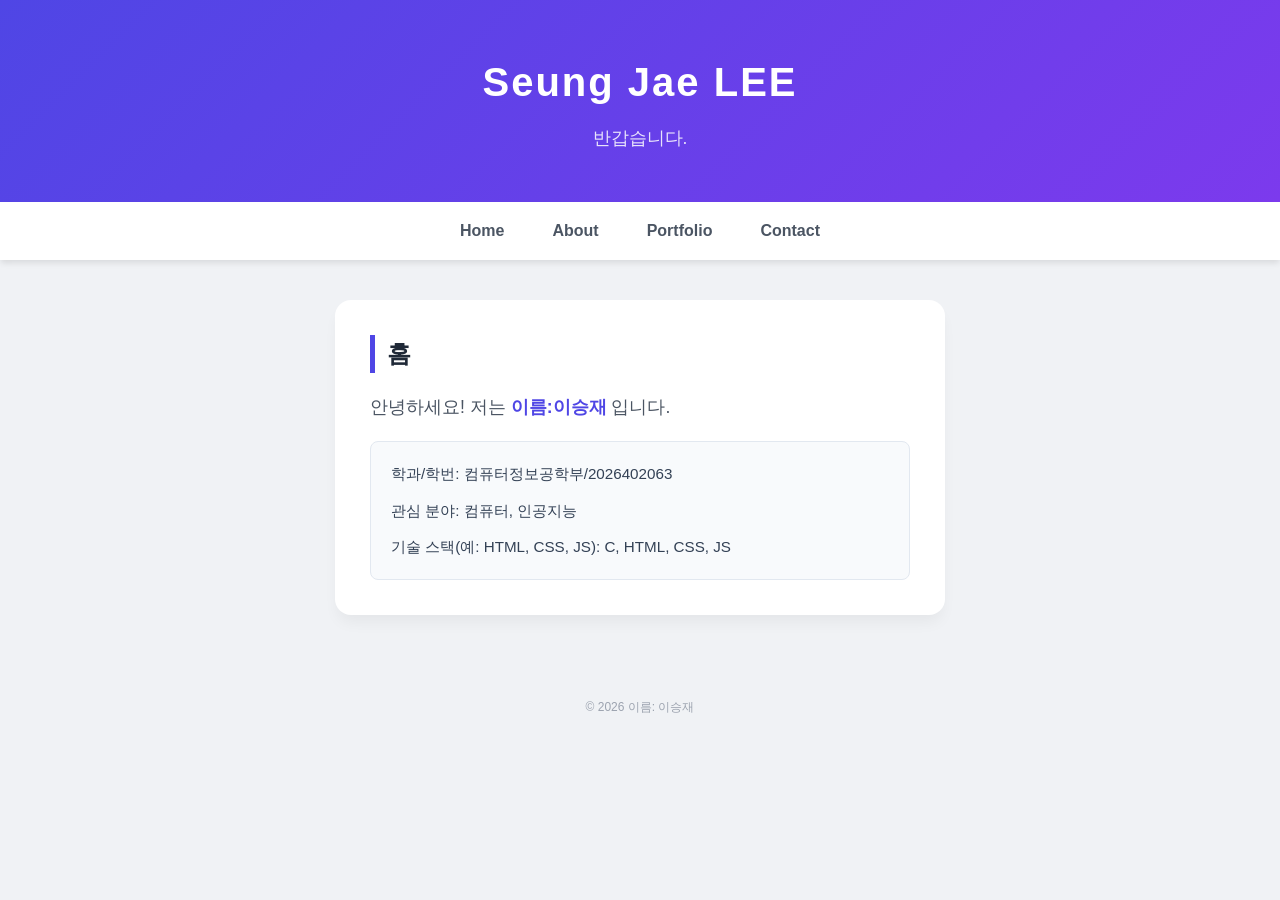
<file: index.html>
<!DOCTYPE html>
<html lang="ko">

<head>
  <meta charset="UTF-8" />
  <meta name="viewport" content="width=device-width, initial-scale=1.0" />
  <title>인터넷활용 실습 템플릿</title>

  <!-- 내부 스타일시트 (이곳에서 전체적인 디자인을 꾸밉니다) -->
  <style>
    /* 1. 기본 여백 초기화 및 부드러운 글꼴 설정 */
    * {
      margin: 0;
      padding: 0;
      box-sizing: border-box;
    }

    body {
      font-family: 'Malgun Gothic', sans-serif;
      background-color: #f0f2f5;
      /* 깔끔한 연회색 배경 */
      color: #333333;
      line-height: 1.6;
    }

    /* 2. 상단 헤더 (이름 영역) */
    header {
      background: linear-gradient(135deg, #4f46e5, #7c3aed);
      /* 트렌디한 보라색 그라데이션 */
      color: white;
      text-align: center;
      padding: 50px 20px;
    }

    header h1 {
      font-size: 2.5rem;
      letter-spacing: 2px;
      margin-bottom: 10px;
    }

    header .subtitle {
      font-size: 1.1rem;
      opacity: 0.85;
    }

    /* 3. 네비게이션 메뉴 바 스타일링 */
    nav {
      background-color: #ffffff;
      display: flex;
      justify-content: center;
      box-shadow: 0 4px 6px -1px rgba(0, 0, 0, 0.1);
      position: sticky;
      top: 0;
      z-index: 100;
    }

    nav a {
      color: #4b5563;
      text-decoration: none;
      padding: 16px 24px;
      font-weight: bold;
      transition: all 0.2s ease;
    }

    nav a:hover {
      color: #4f46e5;
      background-color: #f3f4f6;
    }

    /* 4. 메인 컨텐츠 감싸는 상자 */
    .container {
      max-width: 650px;
      margin: 40px auto;
      padding: 0 20px;
    }

    /* 5. 사용자가 요청한 section 디자인 */
    section {
      background-color: #ffffff;
      padding: 35px;
      border-radius: 16px;
      /* 모서리를 둥글게 */
      box-shadow: 0 10px 15px -3px rgba(0, 0, 0, 0.05);
      /* 부드러운 그림자 */
    }

    section h2 {
      color: #1f2937;
      border-left: 5px solid #4f46e5;
      /* 제목 왼쪽에 예쁜 보라색 세로선 추가 */
      padding-left: 12px;
      margin-bottom: 20px;
      font-size: 1.5rem;
    }

    /* section 내부의 자기소개 글과 리스트 간격 조절 */
    section p {
      font-size: 1.1rem;
      color: #4b5563;
      margin-bottom: 20px;
    }

    section ul {
      list-style-type: none;
      /* 기본 점을 없애고 깔끔하게 정렬 */
      background-color: #f8fafc;
      /* 리스트 영역 배경 깔아주기 */
      padding: 20px;
      border-radius: 8px;
      border: 1px solid #e2e8f0;
    }

    section li {
      margin-bottom: 12px;
      font-size: 0.95rem;
      color: #334155;
    }

    section li:last-child {
      margin-bottom: 0;
      /* 마지막 항목은 여백 제외 */
    }

    section strong {
      color: #4f46e5;
      /* 이름 강조 */
    }

    /* 6. 하단 푸터 (하단 이름 영역) */
    footer {
      text-align: center;
      padding: 40px 20px;
      color: #9ca3af;
      font-size: 0.9rem;
    }
  </style>
</head>

<body>

  <header>
    <h1> Seung Jae LEE </h1>
    <p class="subtitle">반갑습니다. </p>
  </header>

  <!-- 요구하신 대로 nav와 section 내부는 기존 태그 및 텍스트를 그대로 유지했습니다 -->
  <nav>
    <a href="index.html">Home</a>
    <a href="about.html">About</a>
    <a href="portfolio.html">Portfolio</a>
    <a href="contact.html">Contact</a>
  </nav>

  <main class="container">
    <section>
      <h2>홈</h2>
      <p>안녕하세요! 저는 <strong>이름:이승재</strong> 입니다.</p>
      <ul>
        <li>학과/학번: 컴퓨터정보공학부/2026402063</li>
        <li>관심 분야: 컴퓨터, 인공지능</li>
        <li>기술 스택(예: HTML, CSS, JS): C, HTML, CSS, JS </li>
      </ul>
    </section>
  </main>

  <footer>
    <small>&copy; <span id="year"></span> 이름: 이승재</small>
  </footer>

  <script src="script.js"></script>
</body>

</html>
</file>
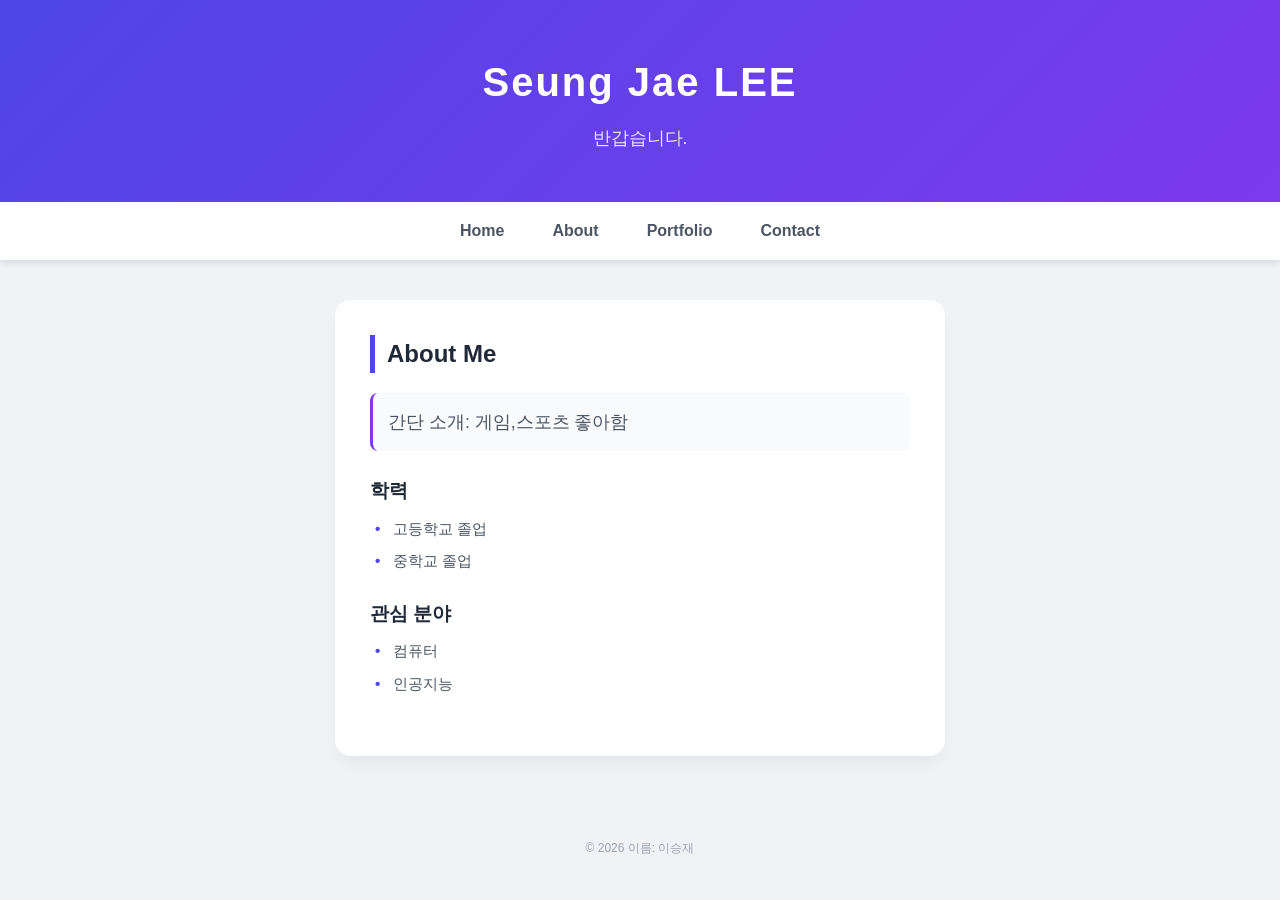
<file: about.html>
<!DOCTYPE html>
<html lang="ko">

<head>
  <meta charset="UTF-8" />
  <meta name="viewport" content="width=device-width, initial-scale=1.0" />
  <title>인터넷활용 실습 템플릿</title>

  <style>
    /* 1. 기본 여백 초기화 및 부드러운 글꼴 설정 */
    * {
      margin: 0;
      padding: 0;
      box-sizing: border-box;
    }

    body {
      font-family: 'Malgun Gothic', sans-serif;
      background-color: #f0f2f5;
      /* 깔끔한 연회색 배경 */
      color: #333333;
      line-height: 1.6;
    }

    /* 2. 상단 헤더 (이름 영역) */
    header {
      background: linear-gradient(135deg, #4f46e5, #7c3aed);
      /* 트렌디한 보라색 그라데이션 */
      color: white;
      text-align: center;
      padding: 50px 20px;
    }

    header h1 {
      font-size: 2.5rem;
      letter-spacing: 2px;
      margin-bottom: 10px;
    }

    header .subtitle {
      font-size: 1.1rem;
      opacity: 0.85;
    }

    /* 3. 네비게이션 메뉴 바 스타일링 */
    nav {
      background-color: #ffffff;
      display: flex;
      justify-content: center;
      box-shadow: 0 4px 6px -1px rgba(0, 0, 0, 0.1);
      position: sticky;
      top: 0;
      z-index: 100;
    }

    nav a {
      color: #4b5563;
      text-decoration: none;
      padding: 16px 24px;
      font-weight: bold;
      transition: all 0.2s ease;
    }

    nav a:hover {
      color: #4f46e5;
      background-color: #f3f4f6;
    }

    /* 4. 메인 컨텐츠 감싸는 상자 */
    .container {
      max-width: 650px;
      margin: 40px auto;
      padding: 0 20px;
    }

    /* 5. 사용자가 요청한 section 디자인 */
    section {
      background-color: #ffffff;
      padding: 35px;
      border-radius: 16px;
      /* 모서리를 둥글게 */
      box-shadow: 0 10px 15px -3px rgba(0, 0, 0, 0.05);
      /* 부드러운 그림자 */
    }

    section h2 {
      color: #1f2937;
      border-left: 5px solid #4f46e5;
      /* 대제목 왼쪽에 예쁜 보라색 세로선 추가 */
      padding-left: 12px;
      margin-bottom: 20px;
      font-size: 1.5rem;
    }

    /* 본문 소개 문구 */
    section p {
      font-size: 1.1rem;
      color: #4b5563;
      margin-bottom: 25px;
      background-color: #f8fafc;
      /* 연한 배경으로 강조 */
      padding: 15px;
      border-radius: 8px;
      border-left: 3px solid #7c3aed;
    }

    /* section 내부의 소제목 (학력, 관심 분야 등) */
    section h3 {
      font-size: 1.2rem;
      color: #1f2937;
      margin-top: 20px;
      margin-bottom: 10px;
    }

    /* 리스트 (<ul>, <li>) 스타일링 */
    section ul {
      list-style-type: none;
      /* 기본 점을 없애고 깔끔하게 화살표 기호로 커스텀 */
      margin-bottom: 25px;
      padding-left: 5px;
    }

    section li {
      position: relative;
      padding-left: 18px;
      margin-bottom: 8px;
      font-size: 0.95rem;
      color: #4b5563;
    }

    /* 리스트 앞에 보라색 작은 점 대신 세련된 포인트 큐브 추가 */
    section li::before {
      content: "•";
      position: absolute;
      left: 0;
      color: #4f46e5;
      font-weight: bold;
    }

    /* 6. 하단 푸터 (하단 이름 영역) */
    footer {
      text-align: center;
      padding: 40px 20px;
      color: #9ca3af;
      font-size: 0.9rem;
    }
  </style>
</head>

<body>

  <header>
    <h1> Seung Jae LEE</h1>
    <p class="subtitle">반갑습니다. </p>
  </header>

  <nav>
    <a href="index.html">Home</a>
    <a href="about.html">About</a>
    <a href="portfolio.html">Portfolio</a>
    <a href="contact.html">Contact</a>
  </nav>

  <main class="container">
    <section>
      <h2>About Me</h2>
      <p>간단 소개: 게임,스포츠 좋아함</p>
      <h3>학력</h3>
      <ul>
        <li>고등학교 졸업</li>
        <li>중학교 졸업</li>
      </ul>
      <h3>관심 분야</h3>
      <ul>
        <li>컴퓨터</li>
        <li>인공지능</li>
      </ul>
    </section>
  </main>

  <footer>
    <small>&copy; <span id="year"></span> 이름: 이승재</small>
  </footer>

  <script src="script.js"></script>
</body>

</html>
</file>
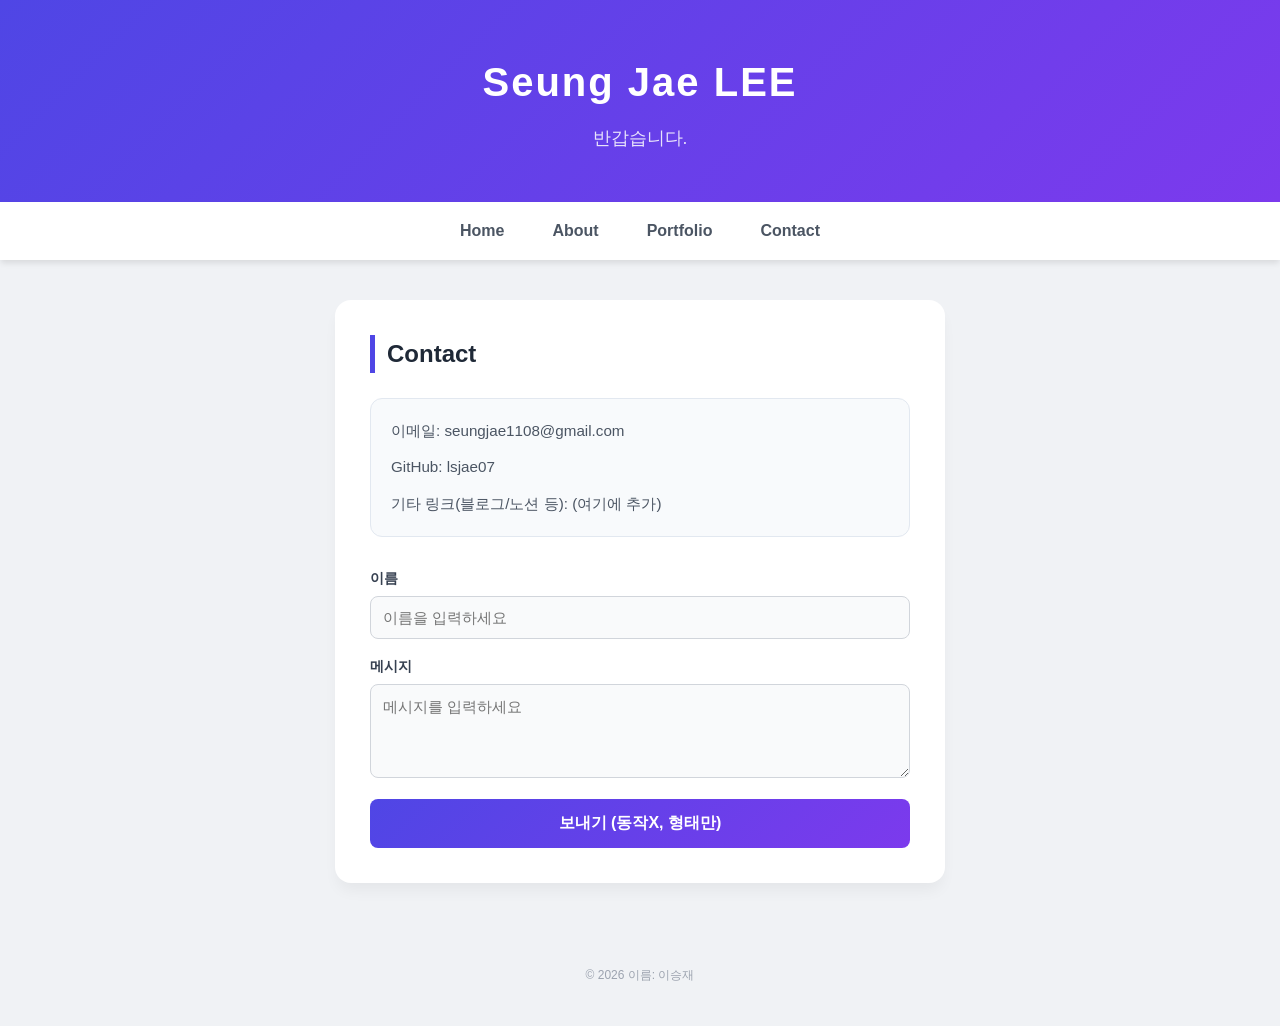
<file: contact.html>
<!DOCTYPE html>
<html lang="ko">

<head>
  <meta charset="UTF-8" />
  <meta name="viewport" content="width=device-width, initial-scale=1.0" />
  <title>인터넷활용 실습 템플릿</title>

  <style>
    /* 1. 기본 여백 초기화 및 부드러운 글꼴 설정 */
    * {
      margin: 0;
      padding: 0;
      box-sizing: border-box;
    }

    body {
      font-family: 'Malgun Gothic', sans-serif;
      background-color: #f0f2f5;
      /* 깔끔한 연회색 배경 */
      color: #333333;
      line-height: 1.6;
    }

    /* 2. 상단 헤더 (이름 영역) */
    header {
      background: linear-gradient(135deg, #4f46e5, #7c3aed);
      /* 트렌디한 보라색 그라데이션 */
      color: white;
      text-align: center;
      padding: 50px 20px;
    }

    header h1 {
      font-size: 2.5rem;
      letter-spacing: 2px;
      margin-bottom: 10px;
    }

    header .subtitle {
      font-size: 1.1rem;
      opacity: 0.85;
    }

    /* 3. 네비게이션 메뉴 바 스타일링 */
    nav {
      background-color: #ffffff;
      display: flex;
      justify-content: center;
      box-shadow: 0 4px 6px -1px rgba(0, 0, 0, 0.1);
      position: sticky;
      top: 0;
      z-index: 100;
    }

    nav a {
      color: #4b5563;
      text-decoration: none;
      padding: 16px 24px;
      font-weight: bold;
      transition: all 0.2s ease;
    }

    nav a:hover {
      color: #4f46e5;
      background-color: #f3f4f6;
    }

    /* 4. 메인 컨텐츠 감싸는 상자 */
    .container {
      max-width: 650px;
      margin: 40px auto;
      padding: 0 20px;
    }

    /* 5. 사용자가 요청한 section 디자인 */
    section {
      background-color: #ffffff;
      padding: 35px;
      border-radius: 16px;
      /* 모서리를 둥글게 */
      box-shadow: 0 10px 15px -3px rgba(0, 0, 0, 0.05);
      /* 부드러운 그림자 */
    }

    section h2 {
      color: #1f2937;
      border-left: 5px solid #4f46e5;
      /* 제목 왼쪽에 예쁜 보라색 세로선 추가 */
      padding-left: 12px;
      margin-bottom: 25px;
      font-size: 1.5rem;
    }

    /* 연락처 리스트 (<ul>, <li>) 스타일링 */
    section ul {
      list-style-type: none;
      /* 기본 점 제거 */
      background-color: #f8fafc;
      /* 리스트 영역 연한 배경 */
      padding: 20px;
      border-radius: 12px;
      border: 1px solid #e2e8f0;
      margin-bottom: 30px;
    }

    section li {
      margin-bottom: 12px;
      font-size: 0.95rem;
      color: #4b5563;
    }

    section li:last-child {
      margin-bottom: 0;
    }

    /* 6. Contact Form (입력 폼) 디자인 */
    .contact-form {
      display: flex;
      flex-direction: column;
      /* 세로로 나열 */
    }

    .contact-form label {
      font-size: 0.9rem;
      font-weight: bold;
      color: #374151;
      margin-bottom: 6px;
    }

    .contact-form input,
    .contact-form textarea {
      width: 100%;
      padding: 12px;
      border: 1px solid #d1d5db;
      border-radius: 8px;
      font-family: inherit;
      font-size: 0.95rem;
      margin-bottom: 16px;
      transition: all 0.2s ease;
      background-color: #f9fafb;
    }

    /* 입력창을 클릭(포커스)했을 때 효과 */
    .contact-form input:focus,
    .contact-form textarea:focus {
      outline: none;
      border-color: #4f46e5;
      background-color: #ffffff;
      box-shadow: 0 0 0 3px rgba(79, 70, 229, 0.1);
    }

    /* 보내기 버튼 스타일 */
    .contact-form button {
      background: linear-gradient(135deg, #4f46e5, #7c3aed);
      color: white;
      border: none;
      padding: 14px;
      font-size: 1rem;
      font-weight: bold;
      border-radius: 8px;
      cursor: pointer;
      transition: opacity 0.2s ease;
      margin-top: 5px;
    }

    .contact-form button:hover {
      opacity: 0.9;
      /* 마우스 올리면 살짝 연해지는 효과 */
    }

    /* 7. 하단 푸터 (하단 이름 영역) */
    footer {
      text-align: center;
      padding: 40px 20px;
      color: #9ca3af;
      font-size: 0.9rem;
    }
  </style>
</head>

<body>

  <header>
    <h1> Seung Jae LEE</h1>
    <p class="subtitle">반갑습니다. </p>
  </header>

  <nav>
    <a href="index.html">Home</a>
    <a href="about.html">About</a>
    <a href="portfolio.html">Portfolio</a>
    <a href="contact.html">Contact</a>
  </nav>

  <main class="container">
    <section>
      <h2>Contact</h2>
      <ul>
        <li>이메일: seungjae1108@gmail.com</li>
        <li>GitHub: lsjae07</li>
        <li>기타 링크(블로그/노션 등): (여기에 추가)</li>
      </ul>
      <form class="contact-form" onsubmit="return false;">
        <label>이름</label>
        <input type="text" placeholder="이름을 입력하세요">
        <label>메시지</label>
        <textarea rows="4" placeholder="메시지를 입력하세요"></textarea>
        <button type="submit">보내기 (동작X, 형태만)</button>
      </form>
    </section>
  </main>

  <footer>
    <small>&copy; <span id="year"></span> 이름: 이승재</small>
  </footer>

  <script src="script.js"></script>
</body>

</html>
</file>
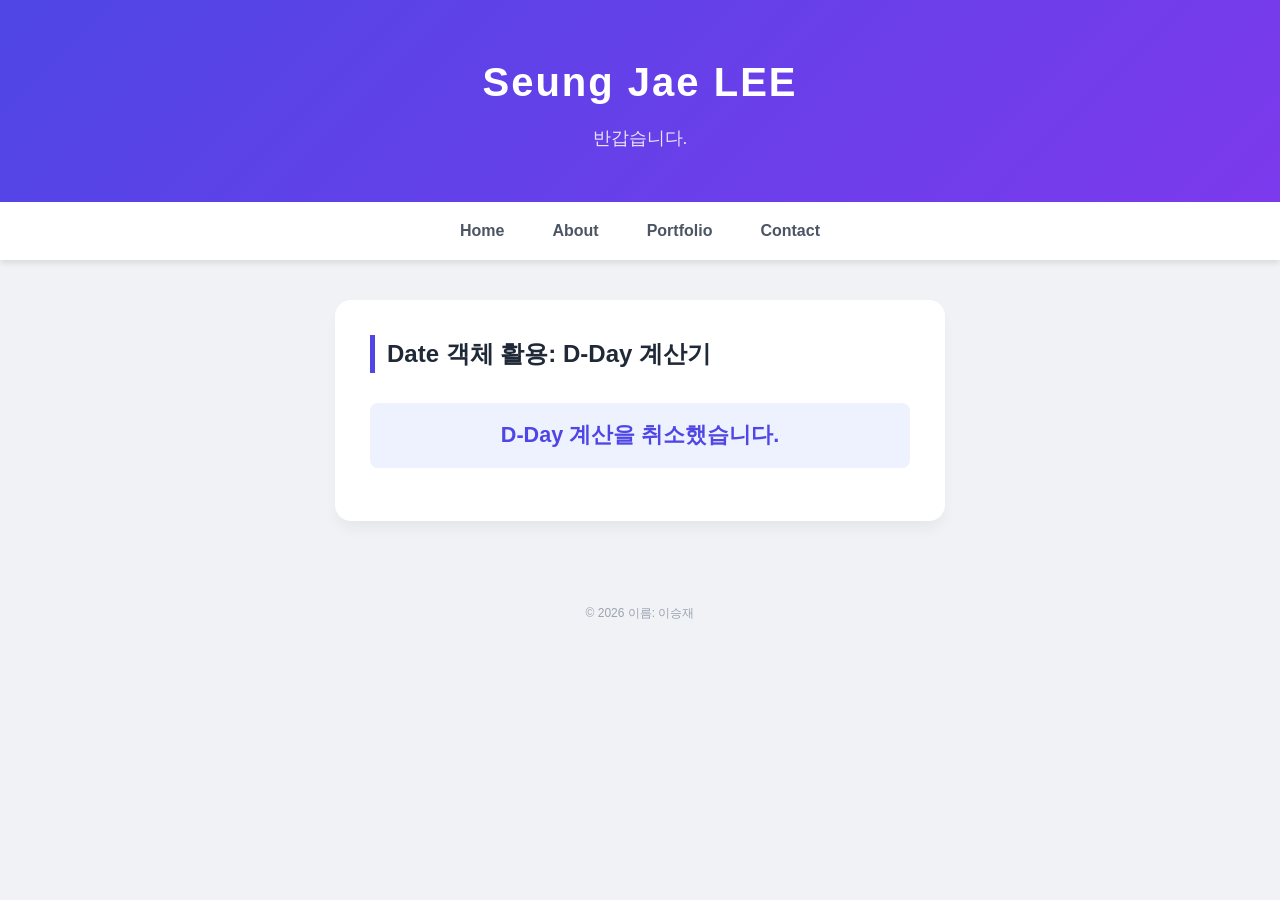
<file: dday.html>
<!DOCTYPE html>
<html lang="ko">

<head>
  <meta charset="UTF-8" />
  <meta name="viewport" content="width=device-width, initial-scale=1.0" />
  <title>인터넷활용 실습 템플릿</title>

  <style>
    /* 1. 기본 여백 초기화 및 부드러운 글꼴 설정 */
    * {
      margin: 0;
      padding: 0;
      box-sizing: border-box;
    }

    body {
      font-family: 'Malgun Gothic', sans-serif;
      background-color: #f0f2f5;
      /* 깔끔한 연회색 배경 */
      color: #333333;
      line-height: 1.6;
    }

    /* 2. 상단 헤더 (이름 영역) */
    header {
      background: linear-gradient(135deg, #4f46e5, #7c3aed);
      /* 트렌디한 보라색 그라데이션 */
      color: white;
      text-align: center;
      padding: 50px 20px;
    }

    header h1 {
      font-size: 2.5rem;
      letter-spacing: 2px;
      margin-bottom: 10px;
    }

    header .subtitle {
      font-size: 1.1rem;
      opacity: 0.85;
    }

    /* 3. 네비게이션 메뉴 바 */
    nav {
      background-color: #ffffff;
      display: flex;
      justify-content: center;
      box-shadow: 0 4px 6px -1px rgba(0, 0, 0, 0.1);
      position: sticky;
      top: 0;
      z-index: 100;
    }

    nav a {
      color: #4b5563;
      text-decoration: none;
      padding: 16px 24px;
      font-weight: bold;
      transition: all 0.2s ease;
    }

    nav a:hover {
      color: #4f46e5;
      background-color: #f3f4f6;
    }

    /* 4. 메인 컨텐츠 감싸는 상자 */
    .container {
      max-width: 650px;
      margin: 40px auto;
      padding: 0 20px;
    }

    /* 5. 사용자가 요청한 section 디자인 (박스 형태로 예쁘게 만듦) */
    section {
      background-color: #ffffff;
      padding: 35px;
      border-radius: 16px;
      /* 모서리를 둥글게 */
      box-shadow: 0 10px 15px -3px rgba(0, 0, 0, 0.05);
      /* 부드러운 그림자 */
    }

    section h2 {
      color: #1f2937;
      border-left: 5px solid #4f46e5;
      /* 제목 왼쪽에 예쁜 보라색 세로선 추가 */
      padding-left: 12px;
      margin-bottom: 30px;
      font-size: 1.5rem;
    }

    /* 6. 자바스크립트(document.write) 결과가 출력되는 글자 스타일 지정 */
    section h3 {
      color: #4f46e5;
      /* D-Day 메시지를 강조하는 보라색 */
      font-size: 1.35rem;
      margin: 18px 0;
      text-align: center;
      /* 결과를 가운데로 정렬해서 보기 좋게 */
      background-color: #eef2ff;
      /* 글자 뒤에 연한 배경 깔아주기 */
      padding: 15px;
      border-radius: 8px;
    }

    section hr {
      border: 0;
      height: 1px;
      background-color: #e5e7eb;
      margin: 25px 0;
    }

    section p {
      color: #6b7280;
      font-size: 0.95rem;
      text-align: center;
      margin-bottom: 6px;
    }

    /* 7. 하단 푸터 (하단 이름 영역) */
    footer {
      text-align: center;
      padding: 40px 20px;
      color: #9ca3af;
      font-size: 0.9rem;
    }
  </style>
</head>

<body>

  <header>
    <h1>Seung Jae LEE</h1>
    <p class="subtitle">반갑습니다.</p>
  </header>

  <nav>
    <a href="index.html">Home</a>
    <a href="about.html">About</a>
    <a href="portfolio.html">Portfolio</a>
    <a href="contact.html">Contact</a>
  </nav>

  <main class="container">
    <section>
      <h2>Date 객체 활용: D-Day 계산기</h2>

      <script>
        // 1. 오늘 날짜 객체 생성
        let now = new Date();

        // 2. prompt()로 사용자에게 연, 월, 일 입력받기
        let year = prompt("목표 연도를 입력하세요 (예: 2025)", "2025");
        let month = prompt("목표 월을 입력하세요 (1~12)", "12");
        let day = prompt("목표 일을 입력하세요 (1~31)", "25");

        // 사용자가 '취소'를 누르거나 값을 입력하지 않은 경우
        if (!year || !month || !day) {
          document.write("<h3>D-Day 계산을 취소했습니다.</h3>");
        } else {
          // 3. 입력받은 값으로 목표 날짜 객체 생성
          // Date 객체의 월은 0부터 시작(0=1월)하므로 입력값에서 1을 빼줍니다. 
          let targetDate = new Date(year, month - 1, day);

          // 4. 날짜 차이 계산 (밀리초 단위)
          // getTime() : 1970년 1월 1일부터 경과된 밀리초 반환 
          let diffMs = targetDate.getTime() - now.getTime();

          // 5. 밀리초(ms)를 일(day) 단위로 변환
          // Math.ceil()은 소수점 올림 (D-Day는 보통 당일을 포함하므로)
          let diffDay = Math.ceil(diffMs / (1000 * 60 * 60 * 24));

          // 6. document.write()로 결과 출력
          document.write("<h3>목표 날짜: " + targetDate.toLocaleString() + "</h3>");

          if (diffDay === 0) {
            document.write("<h3> D-Day 입니다!</h3>");
          } else if (diffDay > 0) {
            document.write("<h3> D-" + diffDay + "일 남았습니다.</h3>");
          } else {
            document.write("<h3> D+" + Math.abs(diffDay) + "일 지났습니다.</h3>");
          }

          document.write("<hr>");
          document.write("<p>오늘 날짜: " + now.toLocaleString() + "</p>");
          document.write("<p><i>새로고침(F5)을 눌러 다시 계산할 수 있습니다.</i></p>");
        }
      </script>

    </section>
  </main>

  <footer>
    <small>&copy; <span id="year"></span> 이름: 이승재</small>
  </footer>

  <script src="script.js"></script>
</body>

</html>
</file>
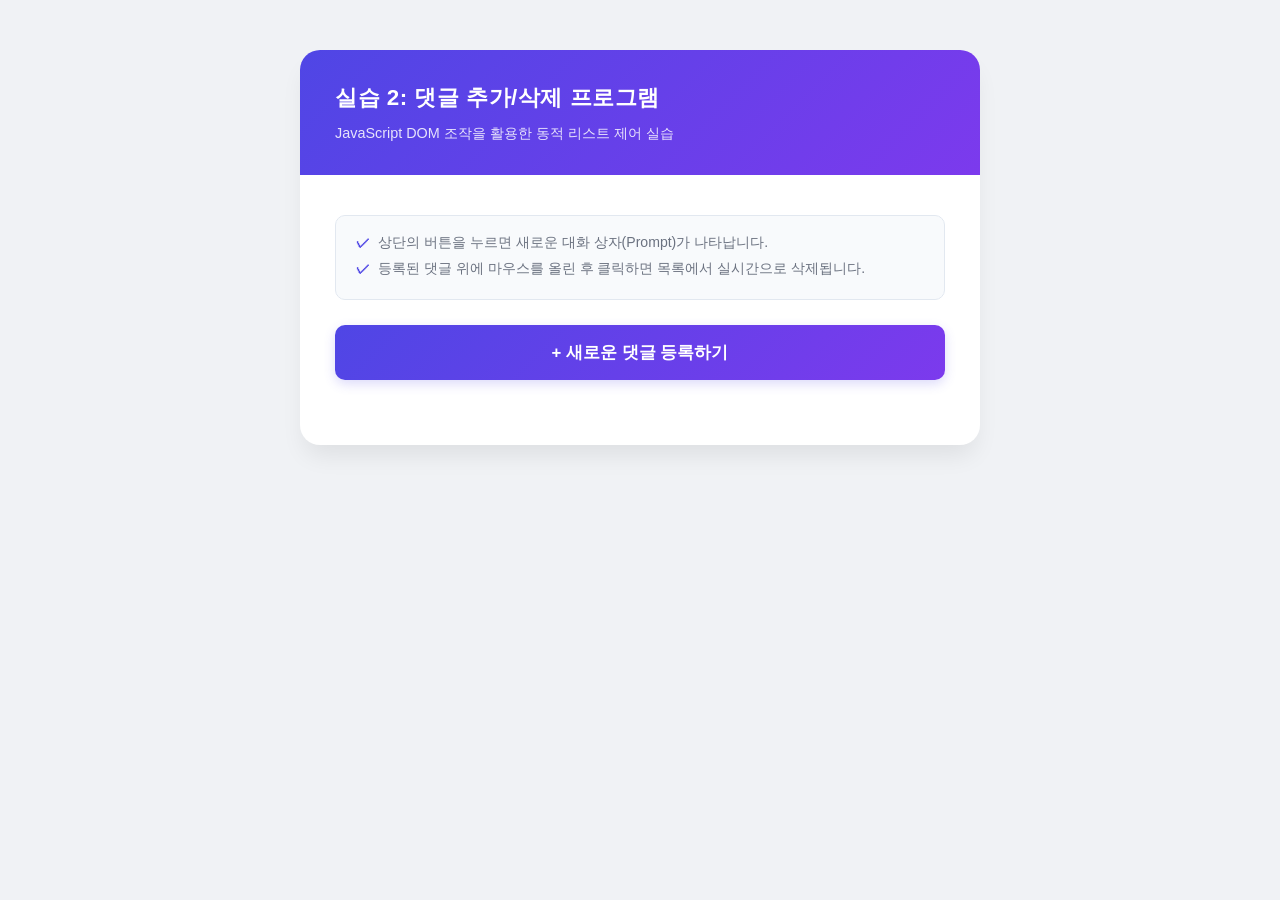
<file: dom_list.html>
<!DOCTYPE html>
<html lang="ko">

<head>
    <meta charset="UTF-8">
    <meta name="viewport" content="width=device-width, initial-scale=1.0">
    <title>실습 2: 댓글 추가/삭제</title>

    <style>
        /* 1. 기본 초기화 및 부드러운 배경 설정 */
        * {
            margin: 0;
            padding: 0;
            box-sizing: border-box;
        }

        body {
            font-family: 'Malgun Gothic', sans-serif;
            background-color: #f0f2f5;
            /* 깔끔한 연회색 배경 */
            color: #333333;
            line-height: 1.6;
            padding: 50px 20px;
            /* 상하 여백을 늘려 안정감 부여 */
        }

        /* 2. 전체 콘텐츠를 감싸는 중앙 카드 상자 */
        .container {
            max-width: 680px;
            margin: 0 auto;
            background-color: #ffffff;
            border-radius: 20px;
            /* 모서리를 조금 더 부드럽게 */
            box-shadow: 0 15px 25px -5px rgba(0, 0, 0, 0.08);
            /* 그림자를 조금 더 선명하게 */
            overflow: hidden;
            /* 헤더 그라데이션이 모서리를 벗어나지 않게 */
        }

        /* 3. [추가] 상단 미니 배너 영역 - 여백 보완 및 메인 사이트와 세트 느낌 강조 */
        .card-header {
            background: linear-gradient(135deg, #4f46e5, #7c3aed);
            /* 메인 테마 보라색 그라데이션 */
            padding: 30px 35px;
            color: white;
        }

        .card-header h3 {
            font-size: 1.4rem;
            letter-spacing: 0.5px;
            margin-bottom: 6px;
        }

        .card-header p {
            color: rgba(255, 255, 255, 0.85);
            font-size: 0.9rem;
        }

        /* 4. 내부 실제 콘텐츠 배치 구역 */
        .card-body {
            padding: 40px 35px;
        }

        /* [추가] 댓글 목록 위 가이드 대시보드 박스 - 빈 공간을 채워주는 역할 */
        .info-board {
            background-color: #f8fafc;
            border: 1px solid #e2e8f0;
            border-radius: 10px;
            padding: 15px;
            margin-bottom: 25px;
            font-size: 0.88rem;
            color: #6b7280;
        }

        .info-board ul {
            list-style: none;
            padding-left: 5px;
        }

        .info-board li {
            margin-bottom: 4px;
            display: flex;
            align-items: center;
        }

        .info-board li::before {
            content: "✓";
            color: #4f46e5;
            font-weight: bold;
            margin-right: 8px;
        }

        /* 5. 댓글 추가 버튼 (보라색 입체형 버튼) */
        button {
            width: 100%;
            padding: 16px;
            font-size: 1.05rem;
            font-weight: bold;
            background: linear-gradient(135deg, #4f46e5, #7c3aed);
            color: white;
            border: none;
            border-radius: 10px;
            cursor: pointer;
            transition: transform 0.1s ease, opacity 0.2s ease;
            margin-bottom: 10px;
            box-shadow: 0 4px 12px rgba(79, 70, 229, 0.2);
        }

        button:hover {
            opacity: 0.95;
            transform: translateY(-1px);
        }

        button:active {
            transform: translateY(1px);
            /* 클릭했을 때 꾹 눌리는 느낌 */
        }

        /* 6. 댓글 목록 (ul, li) 스타일링 */
        #commentList {
            list-style-type: none;
            padding: 0;
            margin-top: 15px;
        }

        /* 자바스크립트로 추가되는 li 태그의 디자인 */
        #commentList li {
            background-color: #ffffff;
            margin-top: 12px;
            padding: 18px;
            /* 안쪽 여백을 넓혀서 글자가 꽉 차보이게 조절 */
            border: 1px solid #e5e7eb;
            border-radius: 10px;
            cursor: pointer;
            font-size: 0.98rem;
            color: #374151;
            box-shadow: 0 2px 4px rgba(0, 0, 0, 0.02);
            display: flex;
            justify-content: space-between;
            align-items: center;
            transition: all 0.2s ease;
        }

        /* 마우스 올리면 삭제 경고 (더 부드럽고 꽉 찬 피드백) */
        #commentList li:hover {
            background-color: #fef2f2;
            border-color: #fca5a5;
            transform: translateX(4px);
            /* 오른쪽으로 살짝 밀리는 세련된 모션 */
        }

        /* 클릭 시 삭제 안내 툴팁 효과 */
        #commentList li:hover::after {
            content: "✕ 삭제";
            color: #ef4444;
            font-size: 0.85em;
            font-weight: bold;
            background-color: #fee2e2;
            padding: 4px 8px;
            border-radius: 6px;
        }
    </style>

    <script>
        // 댓글 추가 함수 (기존 로직 100% 동일, 글자 하나 바꾸지 않았습니다)
        function addComment() {
            // 1. 사용자 입력 받기
            var inputStr = prompt("추가할 댓글 내용을 입력하세요:", "오늘 수업 너무 재밌어요!");

            // 취소 버튼을 누르거나 내용이 없으면 종료
            if (inputStr == null || inputStr.trim() == "") {
                return;
            }

            // 2. 부모 요소(ul) 찾기
            var parent = document.getElementById("commentList");

            // 3. 새로운 요소(li) 생성 및 내용 채우기
            var newLi = document.createElement("li");
            newLi.innerHTML = inputStr;

            // 4. 클릭 시 삭제되는 이벤트 리스너 등록 (핵심!)
            newLi.onclick = function () {
                // this는 클릭된 자기 자신(li)을 의미함
                var p = this.parentElement; // 부모(ul) 찾기
                p.removeChild(this);        // 부모에게서 나를 떼어내기(삭제)
            };

            // 5. 트리에 추가 (Append)
            parent.appendChild(newLi);
        }
    </script>
</head>

<body onload="addComment()">
    <div class="container">
        <div class="card-header">
            <h3>실습 2: 댓글 추가/삭제 프로그램</h3>
            <p>JavaScript DOM 조작을 활용한 동적 리스트 제어 실습</p>
        </div>

        <div class="card-body">
            <div class="info-board">
                <ul>
                    <li>상단의 버튼을 누르면 새로운 대화 상자(Prompt)가 나타납니다.</li>
                    <li>등록된 댓글 위에 마우스를 올린 후 클릭하면 목록에서 실시간으로 삭제됩니다.</li>
                </ul>
            </div>

            <button onclick="addComment()">+ 새로운 댓글 등록하기</button>

            <ul id="commentList">
            </ul>
        </div>
    </div>

</body>

</html>
</file>
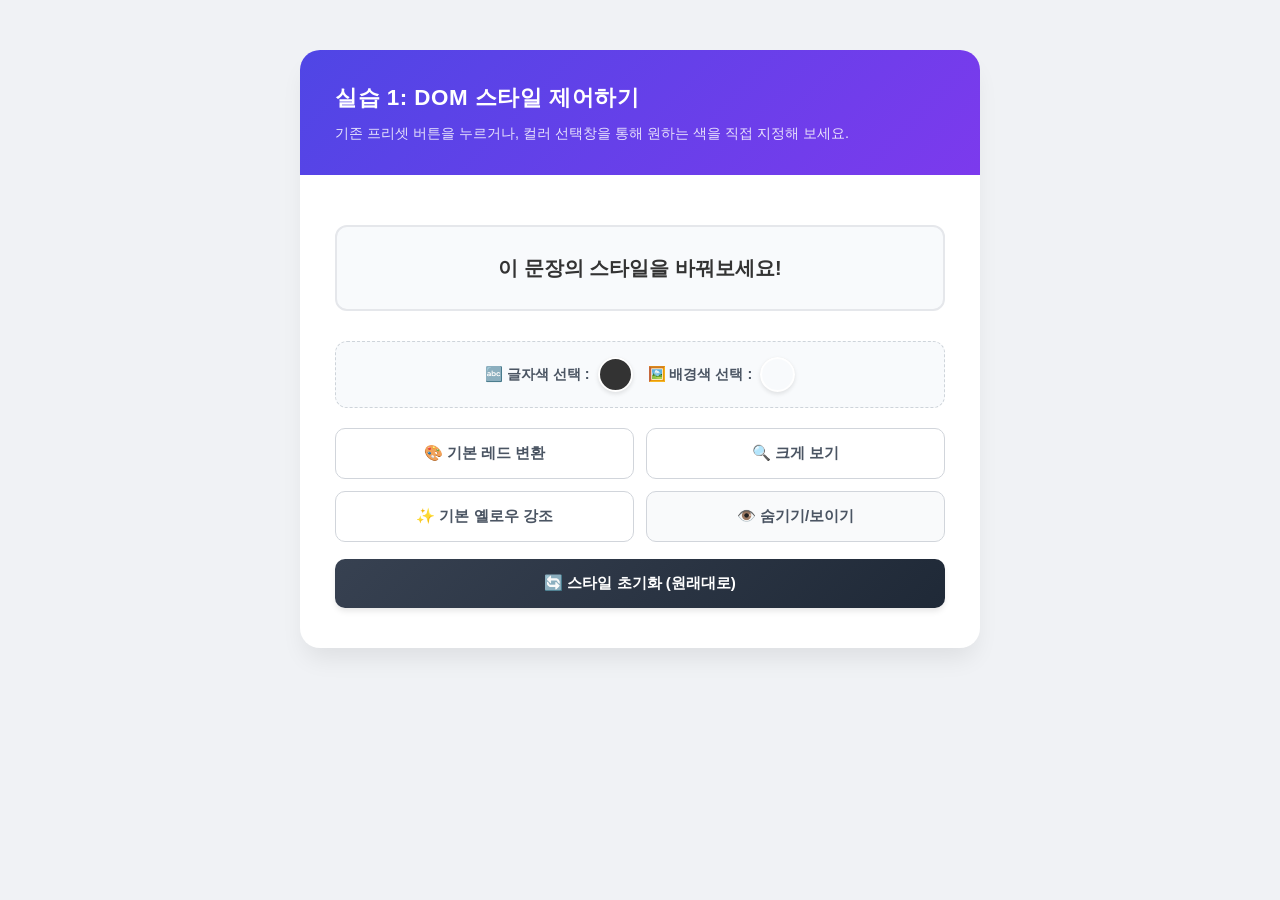
<file: dom_style.html>
<!DOCTYPE html>
<html lang="ko">

<head>
    <meta charset="UTF-8">
    <meta name="viewport" content="width=device-width, initial-scale=1.0">
    <title>실습 1: DOM 스타일 변환기</title>

    <style>
        /* 1. 기본 초기화 및 부드러운 배경 설정 */
        * {
            margin: 0;
            padding: 0;
            box-sizing: border-box;
        }

        body {
            font-family: 'Malgun Gothic', sans-serif;
            background-color: #f0f2f5;
            /* 깔끔한 연회색 배경 */
            color: #333333;
            line-height: 1.6;
            padding: 50px 20px;
        }

        /* 2. 전체 콘텐츠를 감싸는 중앙 카드 상자 */
        .container {
            max-width: 680px;
            margin: 0 auto;
            background-color: #ffffff;
            border-radius: 20px;
            box-shadow: 0 15px 25px -5px rgba(0, 0, 0, 0.08);
            overflow: hidden;
        }

        /* 3. 상단 미니 배너 영역 */
        .card-header {
            background: linear-gradient(135deg, #4f46e5, #7c3aed);
            /* 메인 테마 보라색 그라데이션 */
            padding: 30px 35px;
            color: white;
            text-align: left;
        }

        .card-header h3 {
            font-size: 1.4rem;
            letter-spacing: 0.5px;
            margin-bottom: 6px;
        }

        .card-header p {
            color: rgba(255, 255, 255, 0.85);
            font-size: 0.9rem;
        }

        /* 4. 내부 실제 콘텐츠 구역 */
        .card-body {
            padding: 40px 35px;
            text-align: center;
        }

        /* 5. 타겟 문장 상자 디자인 */
        #target {
            font-size: 20px;
            font-weight: bold;
            padding: 25px;
            border: 2px solid #e5e7eb;
            background-color: #f8fafc;
            border-radius: 12px;
            margin: 10px auto 30px auto;
            width: 100%;
            transition: all 0.3s ease;
            /* 색상 변경 시 부드럽게 변하도록 조정 */
            word-break: keep-all;
        }

        /* [새로 추가] 6. 사용자가 직접 고르는 컬러 피커 영역 */
        .color-picker-group {
            display: flex;
            gap: 15px;
            margin-bottom: 20px;
            background-color: #f8fafc;
            padding: 15px;
            border-radius: 12px;
            border: 1px dashed #ced4da;
            justify-content: center;
            align-items: center;
        }

        .picker-item {
            display: flex;
            align-items: center;
            gap: 8px;
            font-size: 0.9rem;
            font-weight: bold;
            color: #4b5563;
        }

        /* 실글 입력을 위한 color 인풋 세련되게 다듬기 */
        .picker-item input[type="color"] {
            -webkit-appearance: none;
            appearance: none;
            border: none;
            width: 35px;
            height: 35px;
            border-radius: 50%;
            /* 동그란 버튼 모양 */
            cursor: pointer;
            box-shadow: 0 2px 4px rgba(0, 0, 0, 0.1);
        }

        .picker-item input[type="color"]::-webkit-color-swatch-wrapper {
            padding: 0;
        }

        .picker-item input[type="color"]::-webkit-color-swatch {
            border: 2px solid #ffffff;
            border-radius: 50%;
        }

        /* 7. 버튼 레이아웃 구조화 */
        .button-group {
            display: grid;
            grid-template-columns: repeat(2, 1fr);
            gap: 12px;
        }

        button {
            padding: 14px 20px;
            font-size: 0.95rem;
            font-weight: bold;
            color: #4b5563;
            background-color: #ffffff;
            border: 1px solid #d1d5db;
            border-radius: 10px;
            cursor: pointer;
            transition: all 0.2s ease;
            display: flex;
            align-items: center;
            justify-content: center;
            gap: 6px;
        }

        button:hover {
            color: #4f46e5;
            border-color: #4f46e5;
            background-color: #f5f3ff;
            transform: translateY(-1px);
        }

        button:active {
            transform: translateY(1px);
        }

        .btn-toggle {
            background-color: #f9fafb;
        }

        /* 원래대로 되돌리는 초기화 버튼 */
        .btn-reset {
            grid-column: span 2;
            background: linear-gradient(135deg, #374151, #1f2937);
            color: white;
            border: none;
            margin-top: 5px;
            box-shadow: 0 4px 6px -1px rgba(0, 0, 0, 0.1);
        }

        .btn-reset:hover {
            color: white;
            background: linear-gradient(135deg, #4b5563, #374151);
        }
    </style>

    <script>
        // 1. 기존 글자색 변경 함수 (원래 기능 유지)
        function changeColor() {
            var obj = document.getElementById("target");
            obj.style.color = "#ef4444";
        }

        // 2. 기존 글자 크기 변경 함수
        function changeSize() {
            var obj = document.getElementById("target");
            obj.style.fontSize = "32px";
        }

        // 3. 기존 배경색 변경 함수
        function changeBackground() {
            var obj = document.getElementById("target");
            obj.style.backgroundColor = "#fef08a";
        }

        // 4. 기존 숨기기/보이기 토글 함수
        function toggleVisibility() {
            var obj = document.getElementById("target");
            if (obj.style.display === "none") {
                obj.style.display = "block";
            } else {
                obj.style.display = "none";
            }
        }

        // [신규 기능 1] 사용자가 직접 고른 글자 색상 적용하기
        function customTextColor(picker) {
            var obj = document.getElementById("target");
            obj.style.color = picker.value; // 선택한 색상 값(#000000 형태)을 투입
        }

        // [신규 기능 2] 사용자가 직접 고른 박스 배경 색상 적용하기
        function customBgColor(picker) {
            var obj = document.getElementById("target");
            obj.style.backgroundColor = picker.value;
        }

        // 5. 스타일 원상복구 초기화 함수 (컬러 피커도 초기색으로 리셋)
        function resetStyle() {
            var obj = document.getElementById("target");
            obj.style.color = "";
            obj.style.fontSize = "";
            obj.style.backgroundColor = "";
            obj.style.display = "block";

            // 컬러 피커 입력창도 기본값으로 되돌리기
            document.getElementById("textColorPicker").value = "#333333";
            document.getElementById("bgColorPicker").value = "#f8fafc";
        }
    </script>
</head>

<body>

    <div class="container">
        <div class="card-header">
            <h3>실습 1: DOM 스타일 제어하기</h3>
            <p>기존 프리셋 버튼을 누르거나, 컬러 선택창을 통해 원하는 색을 직접 지정해 보세요.</p>
        </div>

        <div class="card-body">
            <p id="target">이 문장의 스타일을 바꿔보세요!</p>

            <div class="color-picker-group">
                <div class="picker-item">
                    <label>🔤 글자색 선택 :</label>
                    <input type="color" id="textColorPicker" value="#333333" oninput="customTextColor(this)">
                </div>
                <div class="picker-item">
                    <label>🖼️ 배경색 선택 :</label>
                    <input type="color" id="bgColorPicker" value="#f8fafc" oninput="customBgColor(this)">
                </div>
            </div>

            <div class="button-group">
                <button onclick="changeColor()">🎨 기본 레드 변환</button>
                <button onclick="changeSize()">🔍 크게 보기</button>
                <button onclick="changeBackground()">✨ 기본 옐로우 강조</button>
                <button onclick="toggleVisibility()" class="btn-toggle">👁️ 숨기기/보이기</button>

                <button onclick="resetStyle()" class="btn-reset">🔄 스타일 초기화 (원래대로)</button>
            </div>
        </div>
    </div>

</body>

</html>
</file>
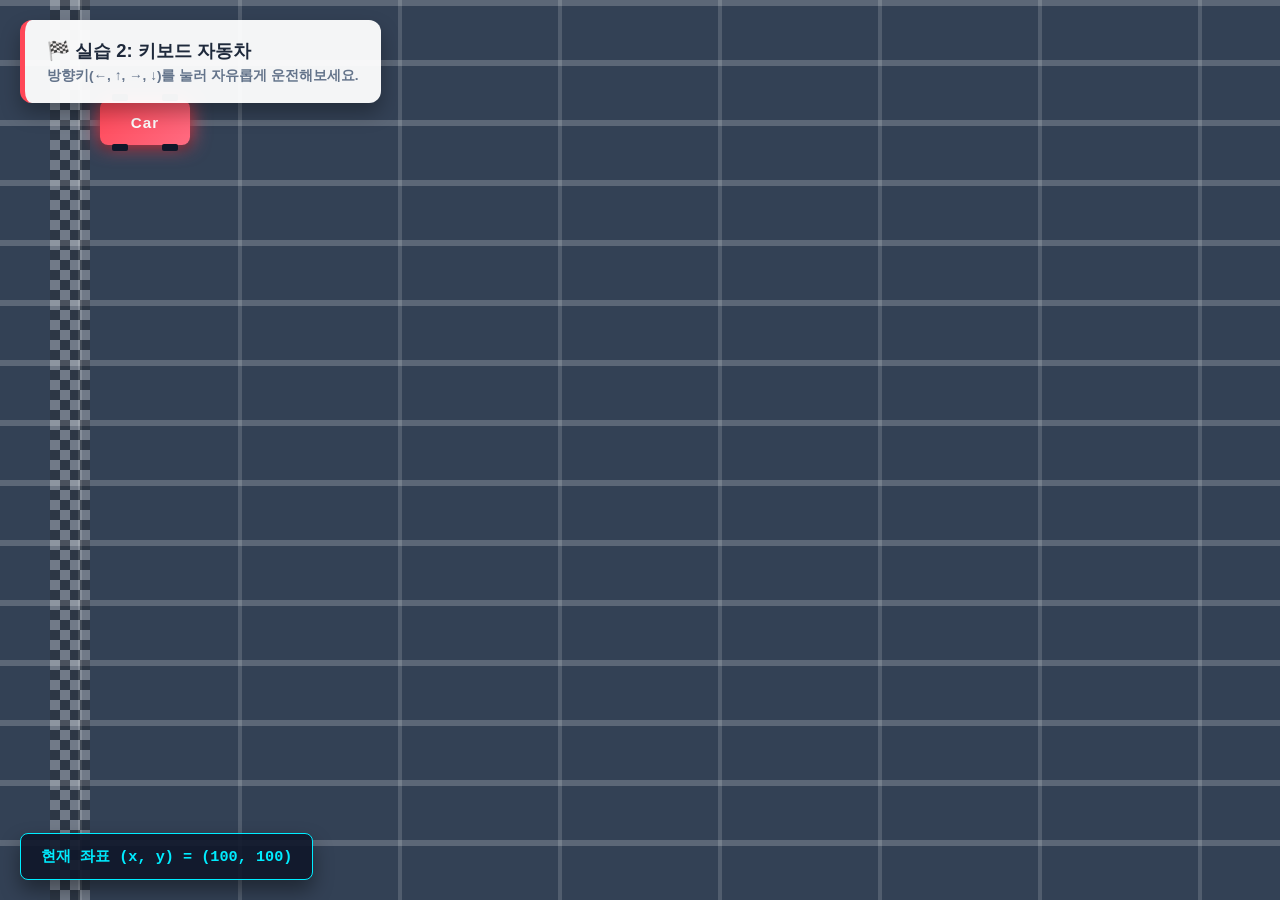
<file: event_car.html>
<!DOCTYPE html>
<html lang="ko">

<head>
    <meta charset="UTF-8">
    <meta name="viewport" content="width=device-width, initial-scale=1.0">
    <title>실습 2: 키보드 자동차</title>

    <style>
        /* 1. 레이싱 서킷(아스팔트 도로) 배경 설정 */
        * {
            margin: 0;
            padding: 0;
            box-sizing: border-box;
        }

        body {
            height: 100vh;
            overflow: hidden;
            /* 스크롤바 방지 */
            font-family: 'Malgun Gothic', sans-serif;

            /* 실제 아스팔트 도로 느낌이 나도록 어두운 흑회색 배경 지정 */
            background-color: #334155;

            /* CSS 내장 기능으로 도로의 하얀색 점선(중앙선)을 화면 전체에 격자 형태로 연출 */
            background-image:
                linear-gradient(90deg, transparent 49%, rgba(255, 255, 255, 0.15) 49%, rgba(255, 255, 255, 0.15) 51%, transparent 51%),
                linear-gradient(rgba(255, 255, 255, 0.2) 10%, transparent 10%);
            background-size: 160px 60px;
            /* 차선처럼 보이게 간격 조절 */
        }

        /* 2. 경기 시작점 (출발선 스타트 라인) 디자인 */
        body::before {
            content: "";
            position: absolute;
            top: 0;
            left: 50px;
            /* 초기 자동차 위치 뒤쪽에 배치 */
            width: 40px;
            height: 100vh;
            /* 레이싱 대회 특유의 검은색/흰색 체크무늬(체커 플래그) 패턴 */
            background-image:
                linear-gradient(45deg, #222 25%, transparent 25%, transparent 75%, #222 75%, #222),
                linear-gradient(45deg, #222 25%, #fff 25%, #fff 75%, #222 75%, #222);
            background-size: 20px 20px;
            background-position: 0 0, 10px 10px;
            opacity: 0.3;
            z-index: 1;
        }

        /* 3. 조종 가이드 패널 */
        .header-panel {
            position: fixed;
            top: 20px;
            left: 20px;
            z-index: 10;
            background-color: rgba(255, 255, 255, 0.95);
            padding: 18px 22px;
            border-radius: 12px;
            box-shadow: 0 10px 20px rgba(0, 0, 0, 0.3);
            border-left: 5px solid #ff4757;
        }

        .header-panel h3 {
            color: #1e293b;
            font-size: 1.15rem;
            margin-bottom: 4px;
        }

        .header-panel p {
            color: #64748b;
            font-size: 0.85rem;
            font-weight: bold;
        }

        /* 4. 스포츠카 테마 자동차 디자인 */
        #car {
            position: absolute;
            /* 절대 위치 지정 (필수) */
            left: 100px;
            /* 초기 x좌표 원본 복구 */
            top: 100px;
            /* 초기 y좌표 원본 복구 */
            width: 90px;
            height: 45px;

            /* 화려한 네온 오렌지-레드 그라데이션 */
            background: linear-gradient(135deg, #ff4757, #ff6b81);
            border-radius: 8px;

            color: white;
            font-weight: bold;
            text-align: center;
            line-height: 45px;
            font-size: 0.95rem;
            letter-spacing: 1px;
            z-index: 5;

            /* 차체 바닥에서 뿜어져 나오는 화려한 네온 언더글로우 조명 효과 */
            box-shadow: 0 0 20px #ff4757, 0 4px 10px rgba(0, 0, 0, 0.5);

            /* 움직일 때 아주 미세하게 부드러운 느낌을 주는 변환 효과 */
            transition: left 0.04s linear, top 0.04s linear;
        }

        /* 자동차 바퀴 디테일 */
        #car::before,
        #car::after {
            content: "";
            position: absolute;
            width: 16px;
            height: 7px;
            background-color: #0f172a;
            border-radius: 2px;
        }

        #car::before {
            top: -6px;
            left: 12px;
            box-shadow: 50px 0 #0f172a;
        }

        #car::after {
            bottom: -6px;
            left: 12px;
            box-shadow: 50px 0 #0f172a;
        }

        /* 5. 레이싱 계기판 스타일 좌표 디스플레이 */
        #info {
            position: fixed;
            bottom: 20px;
            left: 20px;
            padding: 12px 20px;
            background: rgba(15, 23, 42, 0.9);
            color: #00ecff;
            border: 1px solid #00ecff;
            border-radius: 8px;
            font-family: 'Courier New', monospace;
            font-weight: bold;
            font-size: 0.95rem;
            box-shadow: 0 10px 20px rgba(0, 0, 0, 0.4);
            z-index: 10;
        }
    </style>

    <script>
        var x = 100;
        var y = 100;
        var step = 10; // 이동 거리

        window.onload = function () {
            var car = document.getElementById("car");
            var info = document.getElementById("info");

            document.onkeydown = function (e) {
                // 실시간 브라우저 창의 너비와 높이 구하기
                var maxWidth = window.innerWidth;
                var maxHeight = window.innerHeight;

                // 자동차 요소의 실제 가로폭(90)과 세로폭(45) 가져오기
                var carWidth = car.offsetWidth;
                var carHeight = car.offsetHeight;

                // 37:왼쪽, 38:위, 39:오른쪽, 40:아래
                switch (e.keyCode) {
                    case 37: // [왼쪽] 0보다 클 때만 이동 가능
                        if (x - step >= 0) {
                            x -= step;
                        }
                        break;
                    case 38: // [위쪽] 0보다 클 때만 이동 가능
                        if (y - step >= 0) {
                            y -= step;
                        }
                        break;
                    case 39: // [오른쪽] 화면 오른쪽 끝(창 너비 - 자동차 폭)을 넘지 않을 때만 이동 가능
                        if (x + step + carWidth <= maxWidth) {
                            x += step;
                        }
                        break;
                    case 40: // [아래쪽] 화면 아래쪽 끝(창 높이 - 자동차 높이)을 넘지 않을 때만 이동 가능
                        if (y + step + carHeight <= maxHeight) {
                            y += step;
                        }
                        break;
                }

                // 변경된 좌표를 실제 DOM 요소에 적용
                car.style.left = x + "px";
                car.style.top = y + "px";

                // 좌표 정보 출력
                info.innerHTML = "현재 좌표 (x, y) = (" + x + ", " + y + ")";
            }
        }
    </script>
</head>

<body>

    <div class="header-panel">
        <h3>🏁 실습 2: 키보드 자동차</h3>
        <p>방향키(←, ↑, →, ↓)를 눌러 자유롭게 운전해보세요.</p>
    </div>

    <div id="car">Car</div>

    <div id="info">현재 좌표 (x, y) = (100, 100)</div>

</body>

</html>
</file>
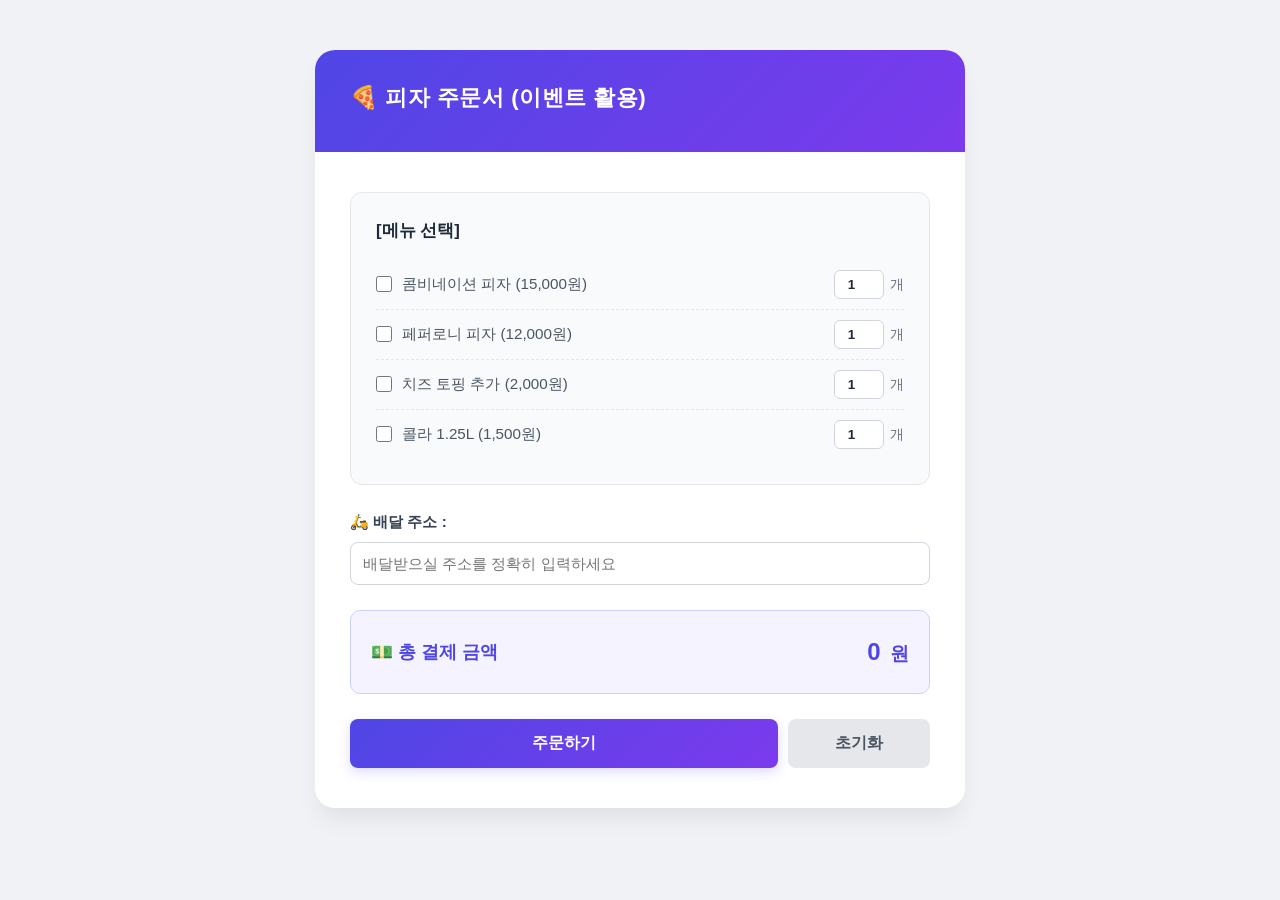
<file: event_order.html>
<!DOCTYPE html>
<html lang="ko">

<head>
    <meta charset="UTF-8">
    <meta name="viewport" content="width=device-width, initial-scale=1.0">
    <title>실습 1: 스마트 피자 주문서</title>

    <style>
        /* 1. 기본 초기화 및 부드러운 배경 설정 */
        * {
            margin: 0;
            padding: 0;
            box-sizing: border-box;
        }

        body {
            font-family: 'Malgun Gothic', sans-serif;
            background-color: #f0f2f5;
            /* 깔끔한 연회색 전체 배경 */
            color: #333333;
            line-height: 1.6;
            padding: 50px 20px;
        }

        /* 2. 전체 콘텐츠를 감싸는 중앙 카드 상자 */
        .container {
            max-width: 650px;
            margin: 0 auto;
            background-color: #ffffff;
            border-radius: 20px;
            box-shadow: 0 15px 25px -5px rgba(0, 0, 0, 0.08);
            overflow: hidden;
        }

        /* 3. 상단 미니 배너 영역 - 사이트 패키지 통일감 */
        .card-header {
            background: linear-gradient(135deg, #4f46e5, #7c3aed);
            /* 메인 테마 보라색 그라데이션 */
            padding: 30px 35px;
            color: white;
        }

        .card-header h3 {
            font-size: 1.4rem;
            letter-spacing: 0.5px;
            margin-bottom: 6px;
        }

        /* 4. 내부 실제 컨텐츠 구역 */
        .card-body {
            padding: 40px 35px;
        }

        /* 5. 메뉴 선택 박스 디자인 (기존 #menu_box 구조 개선) */
        #menu_box {
            border: 1px solid #e5e7eb;
            background-color: #f8fafc;
            /* 부드러운 배경색 배치 */
            padding: 25px;
            margin-bottom: 25px;
            border-radius: 12px;
        }

        #menu_box h4 {
            color: #1f2937;
            font-size: 1.05rem;
            margin-bottom: 15px;
            font-weight: bold;
        }

        /* 개별 메뉴 행 레이아웃 */
        .menu-item {
            display: flex;
            align-items: center;
            justify-content: space-between;
            /* 체크박스와 수량 인풋을 양 끝으로 정렬 */
            padding: 10px 0;
            border-bottom: 1px dashed #e5e7eb;
        }

        .menu-item:last-child {
            border-bottom: none;
            /* 마지막 줄은 테두리 생략 */
        }

        /* 체크박스 및 수량 입력창 세련되게 다듬기 */
        .menu-label {
            display: flex;
            align-items: center;
            gap: 10px;
            cursor: pointer;
            font-size: 0.95rem;
            color: #4b5563;
        }

        .menu-check {
            width: 16px;
            height: 16px;
            accent-color: #4f46e5;
            /* 체크박스 포인트를 메인 보라색으로 지정 */
            cursor: pointer;
        }

        /* 수량 조절 테두리 정돈 */
        .menu-qty-container {
            display: flex;
            align-items: center;
            gap: 6px;
            font-size: 0.9rem;
            color: #6b7280;
        }

        .menu-qty {
            padding: 6px 8px;
            border: 1px solid #d1d5db;
            border-radius: 6px;
            outline: none;
            text-align: center;
            font-weight: bold;
            color: #1f2937;
        }

        .menu-qty:focus {
            border-color: #4f46e5;
            box-shadow: 0 0 0 3px rgba(79, 70, 229, 0.1);
        }

        /* 6. 입력 양식 필드 그룹 (배달 주소, 주문 합계 영역) */
        .form-group {
            margin-bottom: 20px;
        }

        .form-group label {
            display: block;
            font-weight: bold;
            font-size: 0.95rem;
            color: #374151;
            margin-bottom: 8px;
        }

        /* 일반 텍스트 입력창 */
        input[type="text"] {
            width: 100%;
            padding: 12px;
            border: 1px solid #d1d5db;
            border-radius: 8px;
            font-size: 0.95rem;
            outline: none;
            transition: all 0.2s ease;
        }

        input[type="text"]:focus {
            border-color: #4f46e5;
            box-shadow: 0 0 0 3px rgba(79, 70, 229, 0.1);
        }

        /* 합계 금액창 특수 디자인 (가독성 향상) */
        .total-wrapper {
            background-color: #f5f3ff;
            border: 1px solid #c7d2fe;
            padding: 15px 20px;
            border-radius: 10px;
            display: flex;
            justify-content: space-between;
            align-items: center;
            margin: 25px 0;
        }

        .total-wrapper span {
            font-weight: bold;
            color: #4f46e5;
            font-size: 1.1rem;
        }

        #total {
            background: transparent;
            border: none;
            text-align: right;
            font-size: 1.5rem;
            font-weight: 800;
            color: #4f46e5;
            width: 140px;
            outline: none;
            padding-right: 5px;
        }

        /* 7. 전송 및 리셋 버튼 배치 */
        .action-buttons {
            display: grid;
            grid-template-columns: 3fr 1fr;
            /* 주문하기 버튼을 더 넓게 배치 */
            gap: 10px;
        }

        input[type="submit"],
        input[type="reset"] {
            padding: 14px;
            font-size: 1rem;
            font-weight: bold;
            border: none;
            border-radius: 8px;
            cursor: pointer;
            transition: all 0.2s ease;
        }

        input[type="submit"] {
            background: linear-gradient(135deg, #4f46e5, #7c3aed);
            color: white;
            box-shadow: 0 4px 12px rgba(79, 70, 229, 0.2);
        }

        input[type="submit"]:hover {
            opacity: 0.95;
            transform: translateY(-1px);
        }

        input[type="reset"] {
            background-color: #e5e7eb;
            color: #4b5563;
        }

        input[type="reset"]:hover {
            background-color: #d1d5db;
        }
    </style>

    <script>
        /* 기능 1: 가격 계산 함수 (로직 변경 없음) */
        function recalc() {
            var total = 0;
            var checks = document.getElementsByClassName("menu-check");
            var qtys = document.getElementsByClassName("menu-qty");

            for (var i = 0; i < checks.length; i++) {
                if (checks[i].checked) {
                    var price = parseInt(checks[i].value);
                    var quantity = parseInt(qtys[i].value);

                    if (isNaN(quantity) || quantity < 1) {
                        quantity = 1;
                    }
                    total += price * quantity;
                }
            }
            document.getElementById("total").value = total;
        }

        /* 기능 2: 주소 입력 확인 */
        function checkAddress() {
            var addr = document.getElementById("addr");
            if (addr.value == "") {
                alert("배달 받으실 주소를 반드시 입력해주세요!");
                addr.focus();
            }
        }

        /* 기능 3: 주문 전송 제어 */
        function validate(e) {
            var total = parseInt(document.getElementById("total").value);

            if (total == 0) {
                alert("상품을 적어도 하나는 선택해야 주문 가능합니다.");
                e.preventDefault();
                return false;
            }

            alert("주문이 완료되었습니다! (총 결제금액: " + total + "원)");
            e.preventDefault();
            return false;
        }
    </script>
</head>

<body>

    <div class="container">
        <div class="card-header">
            <h3>🍕 피자 주문서 (이벤트 활용)</h3>
        </div>

        <div class="card-body">
            <form action="#" onsubmit="return validate(event)">

                <div id="menu_box">
                    <h4>[메뉴 선택]</h4>

                    <div class="menu-item">
                        <label class="menu-label">
                            <input type="checkbox" class="menu-check" value="15000" onchange="recalc()"> 콤비네이션 피자
                            (15,000원)
                        </label>
                        <div class="menu-qty-container">
                            <input type="number" class="menu-qty" value="1" min="1" style="width: 50px;"
                                onchange="recalc()" onkeyup="recalc()"> 개
                        </div>
                    </div>

                    <div class="menu-item">
                        <label class="menu-label">
                            <input type="checkbox" class="menu-check" value="12000" onchange="recalc()"> 페퍼로니 피자
                            (12,000원)
                        </label>
                        <div class="menu-qty-container">
                            <input type="number" class="menu-qty" value="1" min="1" style="width: 50px;"
                                onchange="recalc()" onkeyup="recalc()"> 개
                        </div>
                    </div>

                    <div class="menu-item">
                        <label class="menu-label">
                            <input type="checkbox" class="menu-check" value="2000" onchange="recalc()"> 치즈 토핑 추가
                            (2,000원)
                        </label>
                        <div class="menu-qty-container">
                            <input type="number" class="menu-qty" value="1" min="1" style="width: 50px;"
                                onchange="recalc()" onkeyup="recalc()"> 개
                        </div>
                    </div>

                    <div class="menu-item">
                        <label class="menu-label">
                            <input type="checkbox" class="menu-check" value="1500" onchange="recalc()"> 콜라 1.25L
                            (1,500원)
                        </label>
                        <div class="menu-qty-container">
                            <input type="number" class="menu-qty" value="1" min="1" style="width: 50px;"
                                onchange="recalc()" onkeyup="recalc()"> 개
                        </div>
                    </div>
                </div>

                <div class="form-group">
                    <label for="addr">🛵 배달 주소 :</label>
                    <input type="text" id="addr" onblur="checkAddress()" placeholder="배달받으실 주소를 정확히 입력하세요">
                </div>

                <div class="total-wrapper">
                    <span>💵 총 결제 금액</span>
                    <div>
                        <input type="text" id="total" value="0" readonly>
                        <span style="font-size: 1.2rem; font-weight: bold; color: #4f46e5;">원</span>
                    </div>
                </div>

                <div class="action-buttons">
                    <input type="submit" value="주문하기">
                    <input type="reset" value="초기화" onclick="setTimeout(recalc, 0)">
                </div>
            </form>
        </div>
    </div>

</body>

</html>
</file>
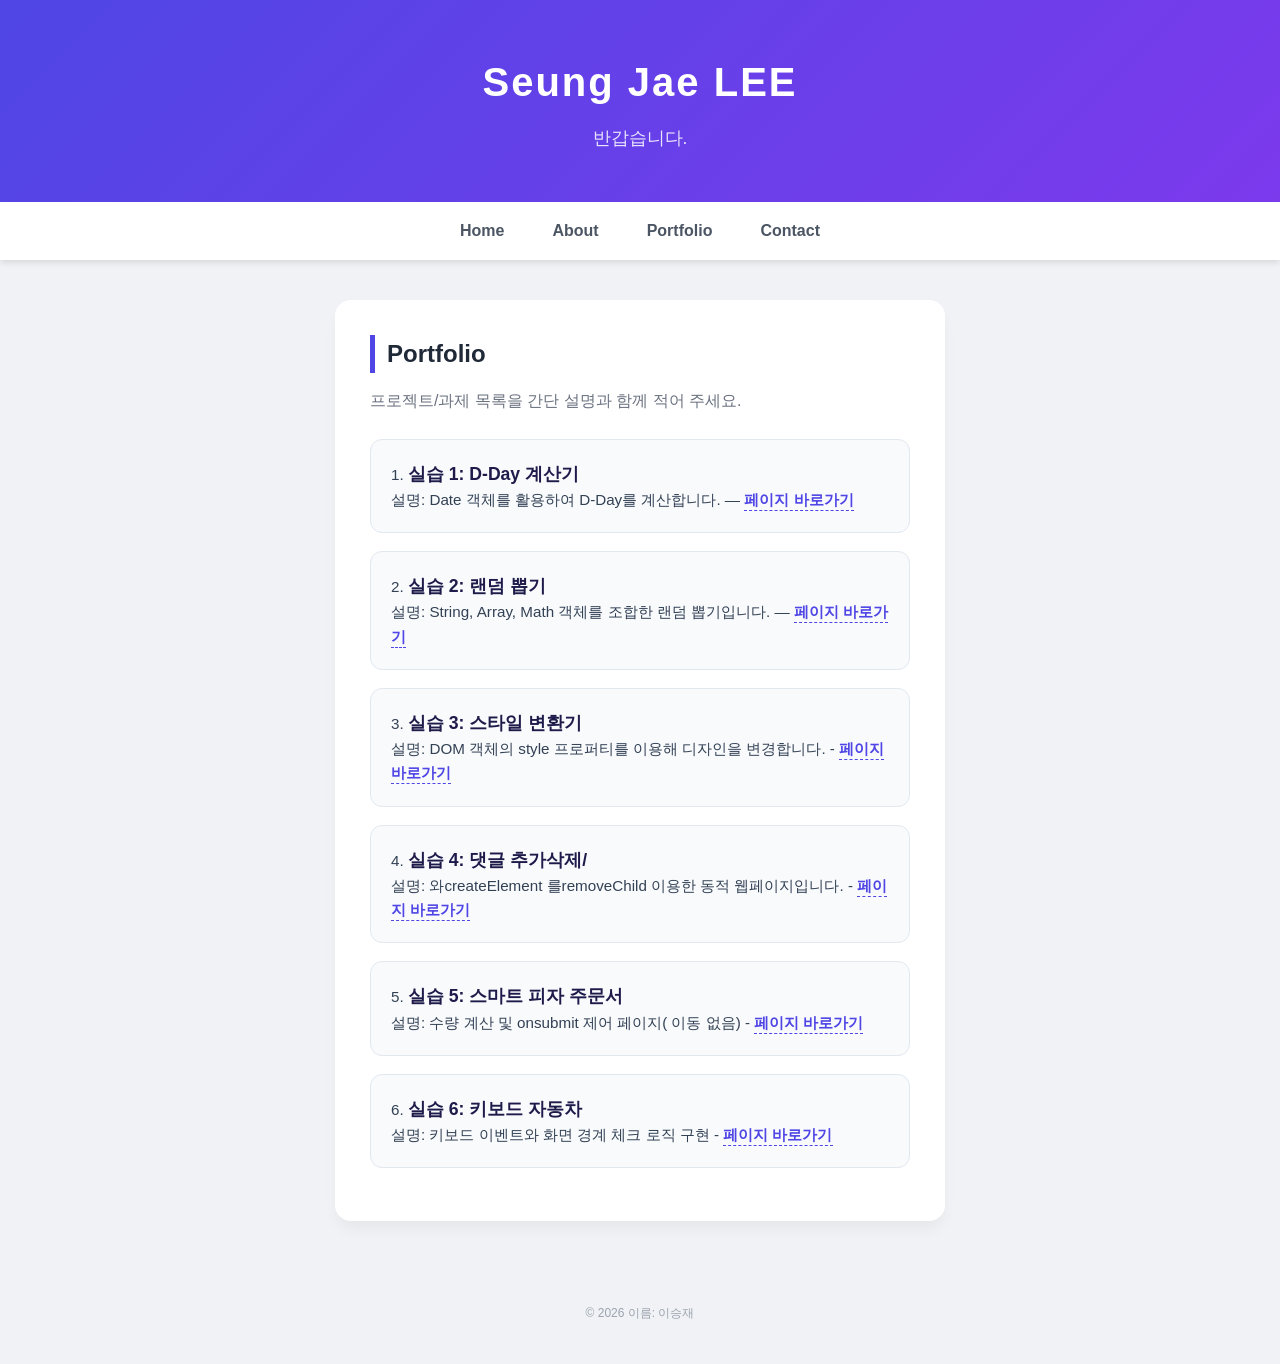
<file: portfolio.html>
<!DOCTYPE html>
<html lang="ko">

<head>
  <meta charset="UTF-8" />
  <meta name="viewport" content="width=device-width, initial-scale=1.0" />
  <title>인터넷활용 실습 템플릿</title>

  <style>
    /* 1. 기본 여백 초기화 및 부드러운 글꼴 설정 */
    * {
      margin: 0;
      padding: 0;
      box-sizing: border-box;
    }

    body {
      font-family: 'Malgun Gothic', sans-serif;
      background-color: #f0f2f5;
      /* 깔끔한 연회색 배경 */
      color: #333333;
      line-height: 1.6;
    }

    /* 2. 상단 헤더 (이름 영역) */
    header {
      background: linear-gradient(135deg, #4f46e5, #7c3aed);
      /* 트렌디한 보라색 그라데이션 */
      color: white;
      text-align: center;
      padding: 50px 20px;
    }

    header h1 {
      font-size: 2.5rem;
      letter-spacing: 2px;
      margin-bottom: 10px;
    }

    header .subtitle {
      font-size: 1.1rem;
      opacity: 0.85;
    }

    /* 3. 네비게이션 메뉴 바 스타일링 */
    nav {
      background-color: #ffffff;
      display: flex;
      justify-content: center;
      box-shadow: 0 4px 6px -1px rgba(0, 0, 0, 0.1);
      position: sticky;
      top: 0;
      z-index: 100;
    }

    nav a {
      color: #4b5563;
      text-decoration: none;
      padding: 16px 24px;
      font-weight: bold;
      transition: all 0.2s ease;
    }

    nav a:hover {
      color: #4f46e5;
      background-color: #f3f4f6;
    }

    /* 4. 메인 컨텐츠 감싸는 상자 */
    .container {
      max-width: 650px;
      margin: 40px auto;
      padding: 0 20px;
    }

    /* 5. 사용자가 요청한 section 디자인 */
    section {
      background-color: #ffffff;
      padding: 35px;
      border-radius: 16px;
      /* 모서리를 둥글게 */
      box-shadow: 0 10px 15px -3px rgba(0, 0, 0, 0.05);
      /* 부드러운 그림자 */
    }

    section h2 {
      color: #1f2937;
      border-left: 5px solid #4f46e5;
      /* 제목 왼쪽에 예쁜 보라색 세로선 추가 */
      padding-left: 12px;
      margin-bottom: 15px;
      font-size: 1.5rem;
    }

    /* 포트폴리오 상단 안내 글자 */
    section p {
      font-size: 1rem;
      color: #6b7280;
      margin-bottom: 25px;
    }

    /* 프로젝트 리스트 (<ol>, <li>) 스타일링 */
    section ol {
      list-style-position: inside;
      /* 번호가 박스 안쪽에 예쁘게 배치되도록 */
    }

    section li {
      background-color: #f8fafc;
      /* 각 프로젝트 항목에 연한 배경색 부여 */
      border: 1px solid #e2e8f0;
      padding: 20px;
      border-radius: 12px;
      margin-bottom: 18px;
      color: #334155;
      transition: transform 0.2s ease;
    }

    section li:hover {
      transform: translateY(-2px);
      /* 마우스를 올리면 부드럽게 위로 살짝 들림 */
      box-shadow: 0 4px 6px rgba(0, 0, 0, 0.05);
    }

    section strong {
      color: #1e1b4b;
      /* 프로젝트 제목 글자색 강조 */
      font-size: 1.1rem;
    }

    section br+text,
    section li {
      font-size: 0.95rem;
    }

    /* 링크 (<a href="">) 스타일 설정 */
    section a {
      color: #4f46e5;
      text-decoration: none;
      font-weight: bold;
      border-bottom: 1px dashed #4f46e5;
      /* 링크 밑에 점선 효과 */
      padding-bottom: 2px;
    }

    section a:hover {
      color: #7c3aed;
      border-bottom: 1px solid #7c3aed;
    }

    /* 6. 하단 푸터 (하단 이름 영역) */
    footer {
      text-align: center;
      padding: 40px 20px;
      color: #9ca3af;
      font-size: 0.9rem;
    }
  </style>
</head>

<body>

  <header>
    <h1> Seung Jae LEE</h1>
    <p class="subtitle">반갑습니다. </p>
  </header>

  <nav>
    <a href="index.html">Home</a>
    <a href="about.html">About</a>
    <a href="portfolio.html">Portfolio</a>
    <a href="contact.html">Contact</a>
  </nav>

  <main class="container">
    <section>
      <h2>Portfolio</h2>
      <p>프로젝트/과제 목록을 간단 설명과 함께 적어 주세요.</p>
      <ol>
        <li>
          <strong>실습 1: D-Day 계산기</strong><br>
          설명: Date 객체를 활용하여 D-Day를 계산합니다.
          — <a href="dday.html">페이지 바로가기</a>
        </li>
        <li>
          <strong>실습 2: 랜덤 뽑기</strong><br>
          설명: String, Array, Math 객체를 조합한 랜덤 뽑기입니다.
          — <a href="random.html">페이지 바로가기</a>
        </li>
        <li>
          <strong>실습 3: 스타일 변환기</strong><br>
          설명: DOM 객체의 style 프로퍼티를 이용해 디자인을 변경합니다.
          - <a href="dom_style.html">페이지 바로가기</a>
        </li>
        <li>
          <strong>실습 4: 댓글 추가삭제/</strong><br>
          설명: 와createElement 를removeChild 이용한 동적 웹페이지입니다.
          - <a href="dom_list.html">페이지 바로가기</a>
        </li>
        <li>
          <strong>실습 5: 스마트 피자 주문서</strong><br>
          설명: 수량 계산 및 onsubmit 제어 페이지( 이동 없음)
          - <a href="event_order.html">페이지 바로가기</a>
        </li>
        <li>
          <strong>실습 6: 키보드 자동차</strong><br>
          설명: 키보드 이벤트와 화면 경계 체크 로직 구현
          - <a href="event_car.html">페이지 바로가기</a>
        </li>

      </ol>
    </section>
  </main>

  <footer>
    <small>&copy; <span id="year"></span> 이름: 이승재</small>
  </footer>

  <script src="script.js"></script>
</body>

</html>
</file>
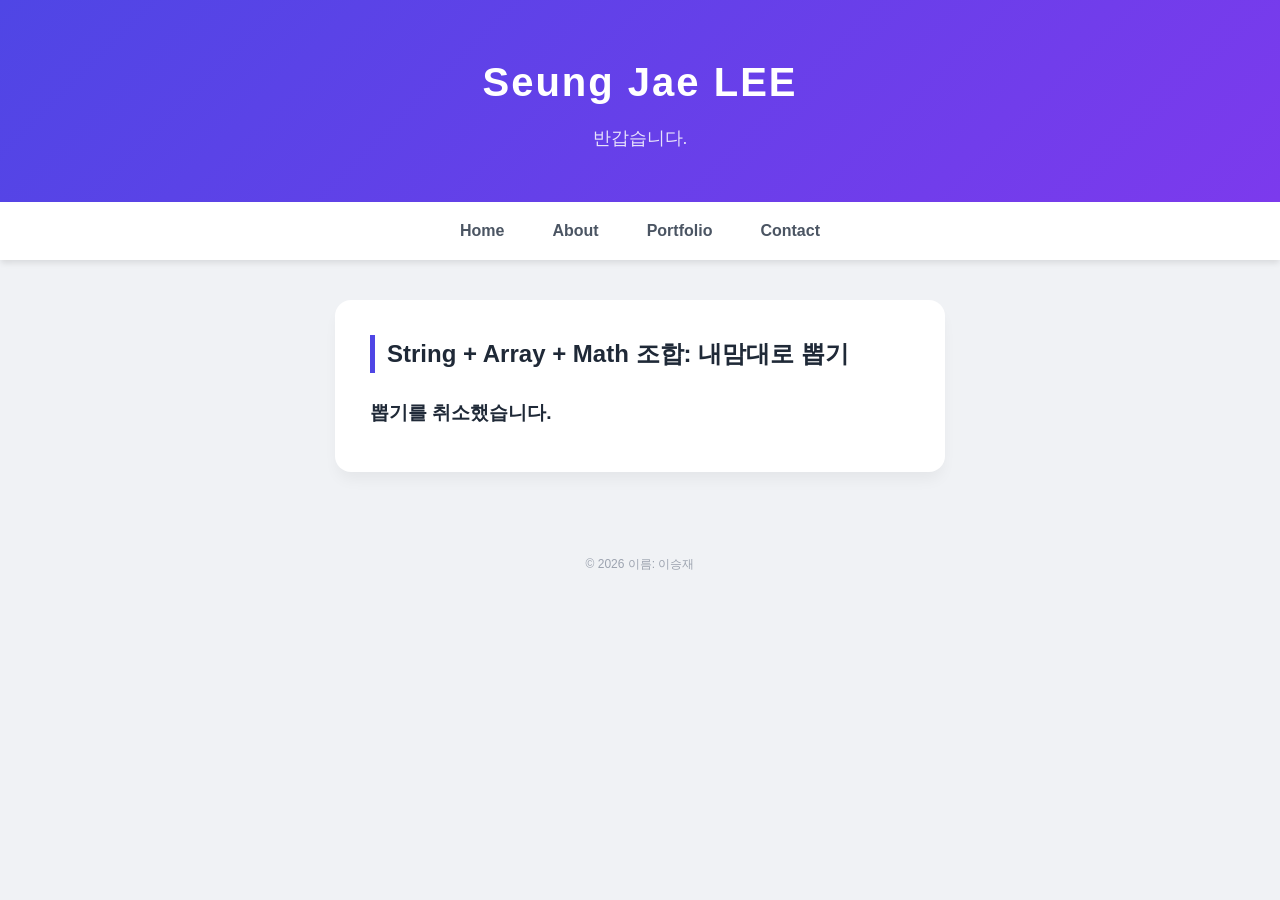
<file: random.html>
<!DOCTYPE html>
<html lang="ko">

<head>
  <meta charset="UTF-8" />
  <meta name="viewport" content="width=device-width, initial-scale=1.0" />
  <title>인터넷활용 실습 템플릿</title>

  <style>
    /* 1. 기본 여백 초기화 및 부드러운 글꼴 설정 */
    * {
      margin: 0;
      padding: 0;
      box-sizing: border-box;
    }

    body {
      font-family: 'Malgun Gothic', sans-serif;
      background-color: #f0f2f5;
      /* 깔끔한 연회색 배경 */
      color: #333333;
      line-height: 1.6;
    }

    /* 2. 상단 헤더 (이름 영역) */
    header {
      background: linear-gradient(135deg, #4f46e5, #7c3aed);
      /* 트렌디한 보라색 그라데이션 */
      color: white;
      text-align: center;
      padding: 50px 20px;
    }

    header h1 {
      font-size: 2.5rem;
      letter-spacing: 2px;
      margin-bottom: 10px;
    }

    header .subtitle {
      font-size: 1.1rem;
      opacity: 0.85;
    }

    /* 3. 네비게이션 메뉴 바 스타일링 */
    nav {
      background-color: #ffffff;
      display: flex;
      justify-content: center;
      box-shadow: 0 4px 6px -1px rgba(0, 0, 0, 0.1);
      position: sticky;
      top: 0;
      z-index: 100;
    }

    nav a {
      color: #4b5563;
      text-decoration: none;
      padding: 16px 24px;
      font-weight: bold;
      transition: all 0.2s ease;
    }

    nav a:hover {
      color: #4f46e5;
      background-color: #f3f4f6;
    }

    /* 4. 메인 컨텐츠 감싸는 상자 */
    .container {
      max-width: 650px;
      margin: 40px auto;
      padding: 0 20px;
    }

    /* 5. 사용자가 요청한 section 디자인 */
    section {
      background-color: #ffffff;
      padding: 35px;
      border-radius: 16px;
      /* 모서리를 둥글게 */
      box-shadow: 0 10px 15px -3px rgba(0, 0, 0, 0.05);
      /* 부드러운 그림자 */
    }

    section h2 {
      color: #1f2937;
      border-left: 5px solid #4f46e5;
      /* 제목 왼쪽에 예쁜 보라색 세로선 추가 */
      padding-left: 12px;
      margin-bottom: 25px;
      font-size: 1.5rem;
    }

    /* 6. 자바스크립트(document.write) 결과 화면 커스텀 */
    section h3 {
      font-size: 1.2rem;
      color: #1f2937;
      margin-top: 15px;
      margin-bottom: 8px;
    }

    /* 입력한 항목들 텍스트 창 */
    section h3+p {
      background-color: #f8fafc;
      padding: 15px;
      border-radius: 8px;
      border: 1px solid #e2e8f0;
      color: #6b7280;
      font-size: 0.95rem;
      word-break: keep-all;
      /* 단어 단위로 예쁘게 줄바꿈 */
    }

    section hr {
      border: 0;
      height: 1px;
      background-color: #e5e7eb;
      margin: 25px 0;
    }

    /* ★ 최종 뽑기 결과 (대망의 선택 결과 h1 태그 강조) ★ */
    section h1 {
      font-size: 2.2rem;
      color: #4f46e5;
      text-align: center;
      background: linear-gradient(135deg, #eef2ff, #f3e8ff);
      /* 연한 보라빛 배경 패널 */
      padding: 25px;
      border-radius: 12px;
      margin: 20px 0;
      border: 2px dashed #7c3aed;
      /* 보라색 점선 테두리 */
      animation: pulse 1.5s infinite;
      /* 시선을 사로잡는 미세한 깜빡임 효과 */
    }

    /* 하단 안내 문구 */
    section h1+p {
      text-align: center;
      color: #9ca3af;
      font-size: 0.9rem;
    }

    /* 7. 하단 푸터 (하단 이름 영역) */
    footer {
      text-align: center;
      padding: 40px 20px;
      color: #9ca3af;
      font-size: 0.9rem;
    }
  </style>
</head>

<body>

  <header>
    <h1> Seung Jae LEE</h1>
    <p class="subtitle">반갑습니다. </p>
  </header>

  <nav>
    <a href="index.html">Home</a>
    <a href="about.html">About</a>
    <a href="portfolio.html">Portfolio</a>
    <a href="contact.html">Contact</a>
  </nav>

  <main class="container">
    <section>
      <h2>String + Array + Math 조합: 내맘대로 뽑기</h2>

      <script>
        // 1. String: prompt()로 사용자에게 '문자열' 입력받기
        let defaultList = "제육볶음,돈까스,순대국,김치찌개,햄버거,초밥,파스타,샐러드,떡볶이,마라탕,사과,바나나,딸기,수박";
        let inputString = prompt("항목을 콤마(,)로 구분하여 입력하세요", defaultList);

        // 사용자가 '취소'를 누른 경우
        if (!inputString) {
          document.write("<h3>뽑기를 취소했습니다.</h3>");
        } else {

          // 2. Array: String.split(',') 메소드로 '문자열'을 '배열'로 변환
          let items = inputString.split(',');

          // 3. Math: Math.random()과 Math.floor()로 랜덤 인덱스 뽑기
          let index = Math.floor(Math.random() * items.length);

          // 4. 결과 출력
          document.write("<h3>입력한 항목 (총 " + items.length + "개):</h3>");
          document.write("<p>" + inputString + "</p>");
          document.write("<hr>");
          document.write("<h3> 당신의 선택은...</h3>");

          // .trim() : 공백 제거
          let choice = items[index].trim();

          document.write("<h1> " + choice + " !!!!</h1>");
          document.write("<p><i>새로고침(F5)을 눌러 다시 뽑을 수 있습니다.</i></p>");
        }
      </script>

    </section>
  </main>

  <footer>
    <small>&copy; <span id="year"></span> 이름: 이승재</small>
  </footer>

  <script src="script.js"></script>
</body>

</html>
</file>
